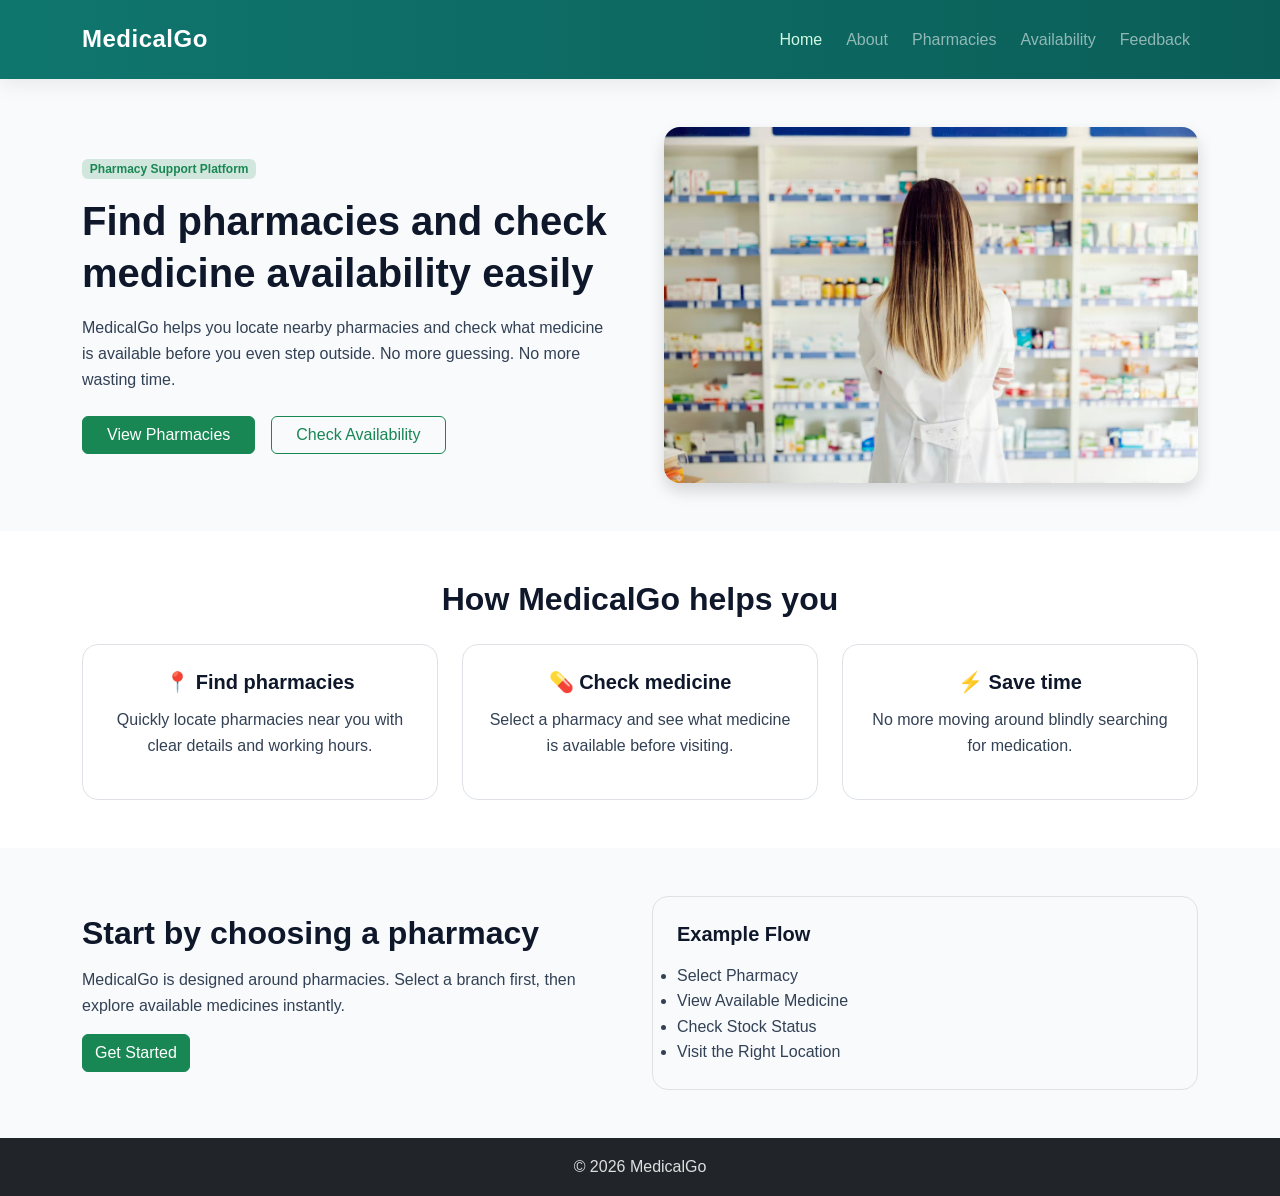
<file: index.html>
<!DOCTYPE html>
<html lang="en">
<head>
  <meta charset="UTF-8" />
  <meta name="viewport" content="width=device-width, initial-scale=1.0" />
  <title>MedicalGo | Home</title>

  <!-- Bootstrap CSS -->
  <link href="https://cdn.jsdelivr.net/npm/bootstrap@5.3.3/dist/css/bootstrap.min.css" rel="stylesheet"/>

  <!-- Custom CSS -->
  <link rel="stylesheet" href="css/styles.css" />
</head>

<body>

<header>
  <nav class="navbar navbar-expand-lg navbar-dark">
    <div class="container">
      <a class="navbar-brand fw-bold" href="index.html">MedicalGo</a>

      <button class="navbar-toggler" type="button" data-bs-toggle="collapse" data-bs-target="#mainNav">
        <span class="navbar-toggler-icon"></span>
      </button>

      <div class="collapse navbar-collapse" id="mainNav">
        <ul class="navbar-nav ms-auto">
          <li class="nav-item"><a class="nav-link active" href="index.html">Home</a></li>
          <li class="nav-item"><a class="nav-link" href="about.html">About</a></li>
          <li class="nav-item"><a class="nav-link" href="pharmacies.html">Pharmacies</a></li>
          <li class="nav-item"><a class="nav-link" href="availability.html">Availability</a></li>
          <li class="nav-item"><a class="nav-link" href="feedback.html">Feedback</a></li>
        </ul>
      </div>
    </div>
  </nav>
</header>

<main>

  <!-- 🔥 NEW HERO (split layout) -->
  <section class="py-5">
    <div class="container">
      <div class="row align-items-center g-5">

        <!-- Text -->
        <div class="col-lg-6">
          <span class="badge bg-success-subtle text-success mb-3">
            Pharmacy Support Platform
          </span>

          <h1 class="fw-bold mb-3">
            Find pharmacies and check medicine availability easily
          </h1>

          <p class="mb-4">
            MedicalGo helps you locate nearby pharmacies and check what medicine is available
            before you even step outside. No more guessing. No more wasting time.
          </p>

          <div class="d-flex gap-3 flex-wrap">
            <a href="pharmacies.html" class="btn btn-success px-4">View Pharmacies</a>
            <a href="availability.html" class="btn btn-outline-success px-4">Check Availability</a>
          </div>
        </div>

        <!-- Image -->
        <div class="col-lg-6 text-center">
          <img src="images/hero-pharmacy.jpg" class="img-fluid rounded-4 shadow" alt="Pharmacy">
        </div>

      </div>
    </div>
  </section>

  <!-- 🔥 FEATURES -->
  <section class="py-5 bg-white">
    <div class="container text-center">
      <h2 class="mb-4">How MedicalGo helps you</h2>

      <div class="row g-4">

        <div class="col-md-4">
          <div class="p-4 border rounded-4 h-100">
            <h5>📍 Find pharmacies</h5>
            <p>Quickly locate pharmacies near you with clear details and working hours.</p>
          </div>
        </div>

        <div class="col-md-4">
          <div class="p-4 border rounded-4 h-100">
            <h5>💊 Check medicine</h5>
            <p>Select a pharmacy and see what medicine is available before visiting.</p>
          </div>
        </div>

        <div class="col-md-4">
          <div class="p-4 border rounded-4 h-100">
            <h5>⚡ Save time</h5>
            <p>No more moving around blindly searching for medication.</p>
          </div>
        </div>

      </div>
    </div>
  </section>

  <!-- 🔥 QUICK ACTION SECTION -->
  <section class="py-5">
    <div class="container">
      <div class="row g-4 align-items-center">

        <div class="col-lg-6">
          <h2 class="fw-bold">Start by choosing a pharmacy</h2>
          <p>
            MedicalGo is designed around pharmacies. Select a branch first, then explore
            available medicines instantly.
          </p>
          <a href="availability.html" class="btn btn-success">Get Started</a>
        </div>

        <div class="col-lg-6">
          <div class="p-4 border rounded-4">
            <h5 class="mb-3">Example Flow</h5>
            <ul class="mb-0">
              <li>Select Pharmacy</li>
              <li>View Available Medicine</li>
              <li>Check Stock Status</li>
              <li>Visit the Right Location</li>
            </ul>
          </div>
        </div>

      </div>
    </div>
  </section>

</main>

<footer class="text-center py-3 bg-dark text-white">
  <p class="mb-0">&copy; 2026 MedicalGo</p>
</footer>

<script src="https://cdn.jsdelivr.net/npm/bootstrap@5.3.3/dist/js/bootstrap.bundle.min.js"></script>
<script src="js/script.js"></script>

</body>
</html>
</file>
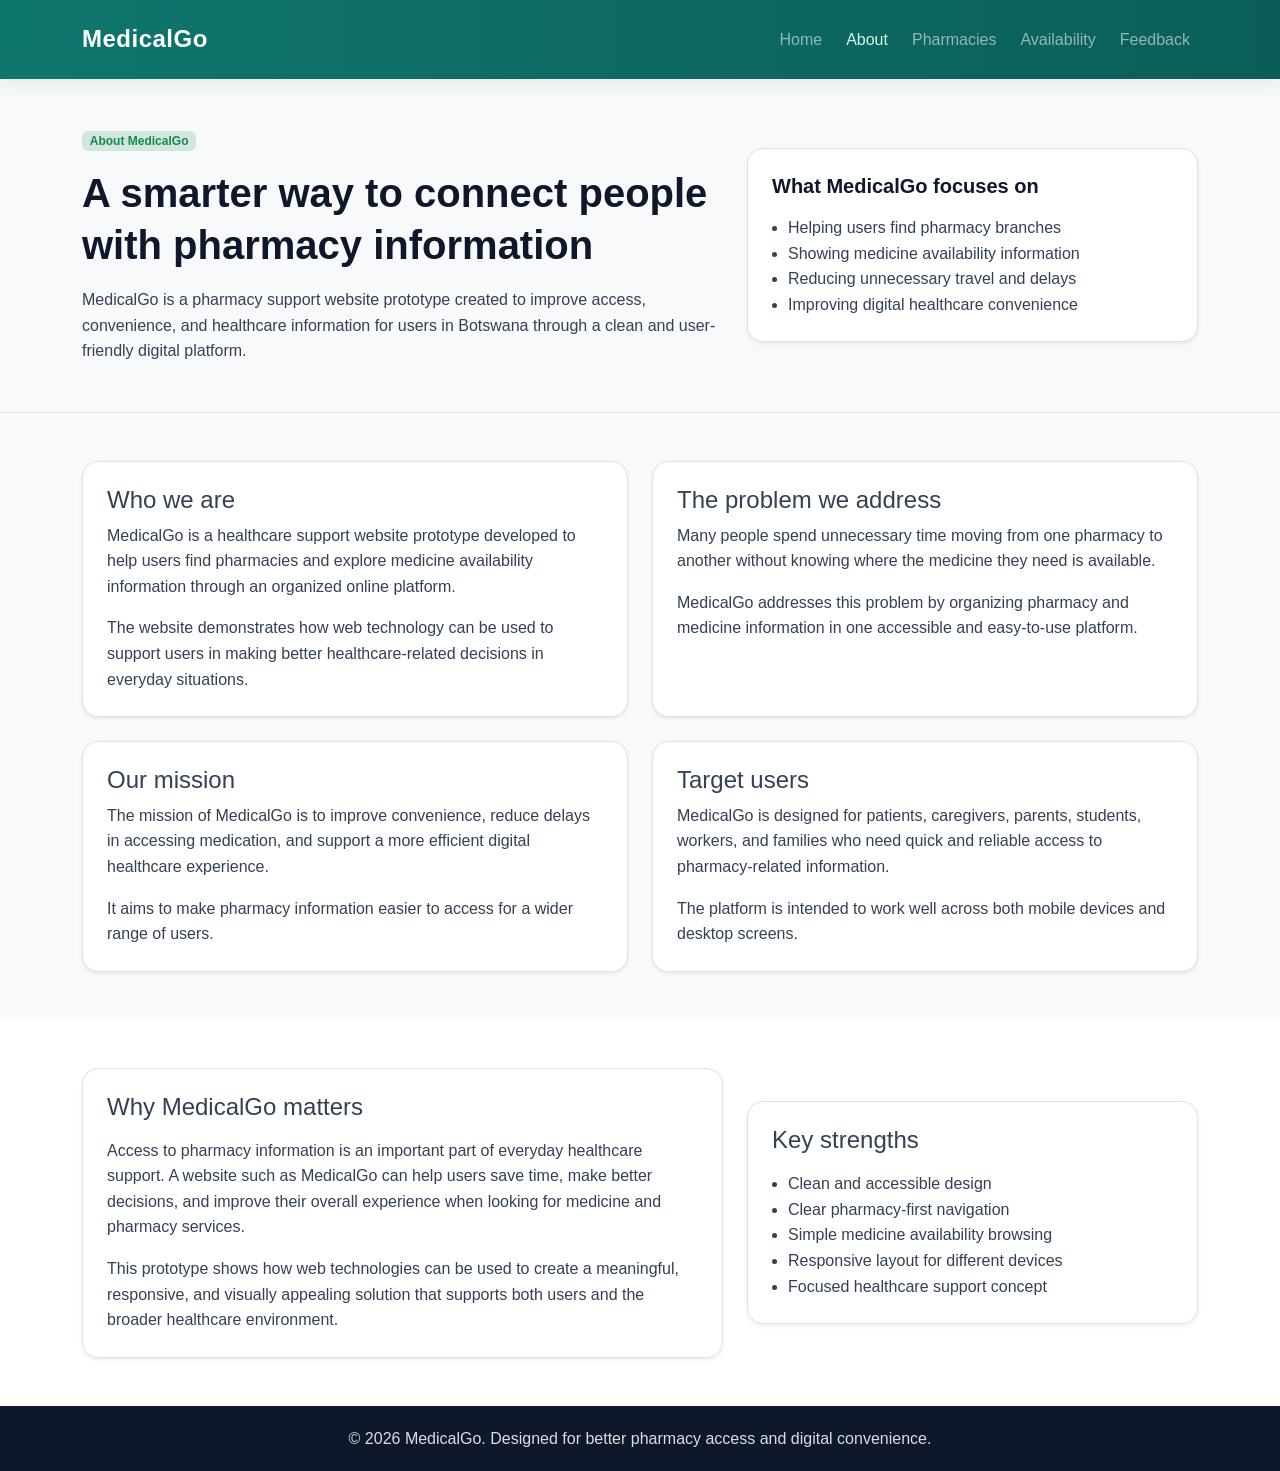
<file: about.html>
<!DOCTYPE html>
<html lang="en">
<head>
  <meta charset="UTF-8" />
  <meta name="viewport" content="width=device-width, initial-scale=1.0" />
  <title>MedicalGo | About</title>

  <!-- Bootstrap CSS -->
  <link
    href="https://cdn.jsdelivr.net/npm/bootstrap@5.3.3/dist/css/bootstrap.min.css"
    rel="stylesheet"
  />

  <!-- Custom CSS -->
  <link rel="stylesheet" href="css/styles.css" />
</head>
<body>

  <header>
    <nav class="navbar navbar-expand-lg navbar-dark">
      <div class="container">
        <a class="navbar-brand fw-bold" href="index.html">MedicalGo</a>

        <button
          class="navbar-toggler"
          type="button"
          data-bs-toggle="collapse"
          data-bs-target="#mainNav"
          aria-controls="mainNav"
          aria-expanded="false"
          aria-label="Toggle navigation"
        >
          <span class="navbar-toggler-icon"></span>
        </button>

        <div class="collapse navbar-collapse" id="mainNav">
          <ul class="navbar-nav ms-auto">
            <li class="nav-item"><a class="nav-link" href="index.html">Home</a></li>
            <li class="nav-item"><a class="nav-link active" href="about.html">About</a></li>
            <li class="nav-item"><a class="nav-link" href="pharmacies.html">Pharmacies</a></li>
            <li class="nav-item"><a class="nav-link" href="availability.html">Availability</a></li>
            <li class="nav-item"><a class="nav-link" href="feedback.html">Feedback</a></li>
          </ul>
        </div>
      </div>
    </nav>
  </header>

  <main>
    <section class="py-5 bg-light border-bottom">
      <div class="container">
        <div class="row align-items-center g-4">
          <div class="col-lg-7">
            <span class="badge bg-success-subtle text-success mb-3">About MedicalGo</span>
            <h1 class="fw-bold mb-3">A smarter way to connect people with pharmacy information</h1>
            <p class="mb-0">
              MedicalGo is a pharmacy support website prototype created to improve access,
              convenience, and healthcare information for users in Botswana through a clean
              and user-friendly digital platform.
            </p>
          </div>

          <div class="col-lg-5">
            <div class="p-4 bg-white border rounded-4 shadow-sm">
              <h5 class="mb-3">What MedicalGo focuses on</h5>
              <ul class="mb-0 ps-3">
                <li>Helping users find pharmacy branches</li>
                <li>Showing medicine availability information</li>
                <li>Reducing unnecessary travel and delays</li>
                <li>Improving digital healthcare convenience</li>
              </ul>
            </div>
          </div>
        </div>
      </div>
    </section>

    <section class="py-5">
      <div class="container">
        <div class="row g-4">

          <div class="col-lg-6">
            <div class="p-4 border rounded-4 h-100 bg-white shadow-sm">
              <h2 class="h4">Who we are</h2>
              <p>
                MedicalGo is a healthcare support website prototype developed to help users
                find pharmacies and explore medicine availability information through an
                organized online platform.
              </p>
              <p class="mb-0">
                The website demonstrates how web technology can be used to support users
                in making better healthcare-related decisions in everyday situations.
              </p>
            </div>
          </div>

          <div class="col-lg-6">
            <div class="p-4 border rounded-4 h-100 bg-white shadow-sm">
              <h2 class="h4">The problem we address</h2>
              <p>
                Many people spend unnecessary time moving from one pharmacy to another
                without knowing where the medicine they need is available.
              </p>
              <p class="mb-0">
                MedicalGo addresses this problem by organizing pharmacy and medicine
                information in one accessible and easy-to-use platform.
              </p>
            </div>
          </div>

          <div class="col-lg-6">
            <div class="p-4 border rounded-4 h-100 bg-white shadow-sm">
              <h2 class="h4">Our mission</h2>
              <p>
                The mission of MedicalGo is to improve convenience, reduce delays in
                accessing medication, and support a more efficient digital healthcare experience.
              </p>
              <p class="mb-0">
                It aims to make pharmacy information easier to access for a wider range of users.
              </p>
            </div>
          </div>

          <div class="col-lg-6">
            <div class="p-4 border rounded-4 h-100 bg-white shadow-sm">
              <h2 class="h4">Target users</h2>
              <p>
                MedicalGo is designed for patients, caregivers, parents, students, workers,
                and families who need quick and reliable access to pharmacy-related information.
              </p>
              <p class="mb-0">
                The platform is intended to work well across both mobile devices and desktop screens.
              </p>
            </div>
          </div>

        </div>
      </div>
    </section>

    <section class="py-5 bg-white">
      <div class="container">
        <div class="row g-4 align-items-center">
          <div class="col-lg-7">
            <div class="p-4 border rounded-4 h-100 shadow-sm">
              <h2 class="h4 mb-3">Why MedicalGo matters</h2>
              <p>
                Access to pharmacy information is an important part of everyday healthcare support.
                A website such as MedicalGo can help users save time, make better decisions,
                and improve their overall experience when looking for medicine and pharmacy services.
              </p>
              <p class="mb-0">
                This prototype shows how web technologies can be used to create a meaningful,
                responsive, and visually appealing solution that supports both users and the
                broader healthcare environment.
              </p>
            </div>
          </div>

          <div class="col-lg-5">
            <div class="p-4 border rounded-4 h-100 shadow-sm">
              <h2 class="h4 mb-3">Key strengths</h2>
              <ul class="mb-0 ps-3">
                <li>Clean and accessible design</li>
                <li>Clear pharmacy-first navigation</li>
                <li>Simple medicine availability browsing</li>
                <li>Responsive layout for different devices</li>
                <li>Focused healthcare support concept</li>
              </ul>
            </div>
          </div>
        </div>
      </div>
    </section>
  </main>

  <footer>
    <div class="container text-center">
      <p>&copy; 2026 MedicalGo. Designed for better pharmacy access and digital convenience.</p>
    </div>
  </footer>

  <!-- Bootstrap JS -->
  <script src="https://cdn.jsdelivr.net/npm/bootstrap@5.3.3/dist/js/bootstrap.bundle.min.js"></script>

  <!-- Custom JS -->
  <script src="js/script.js"></script>
</body>
</html>
</file>
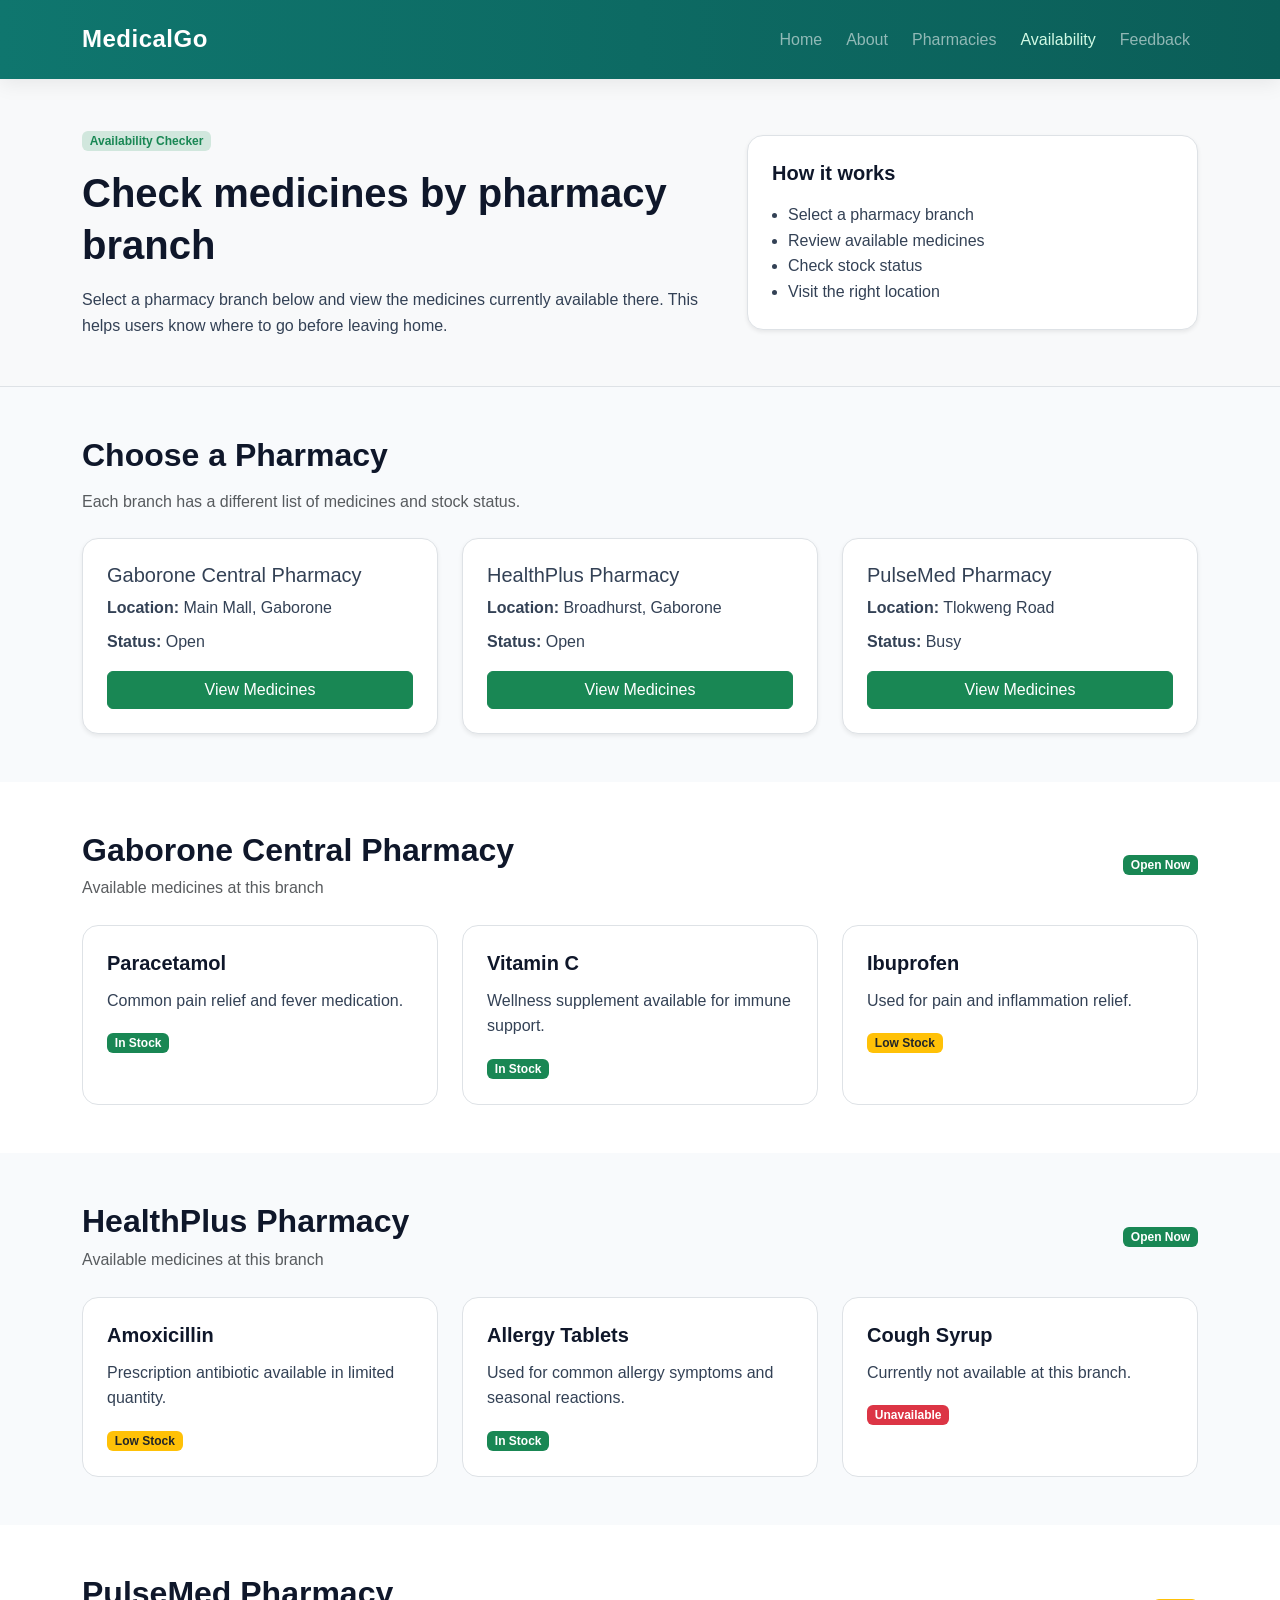
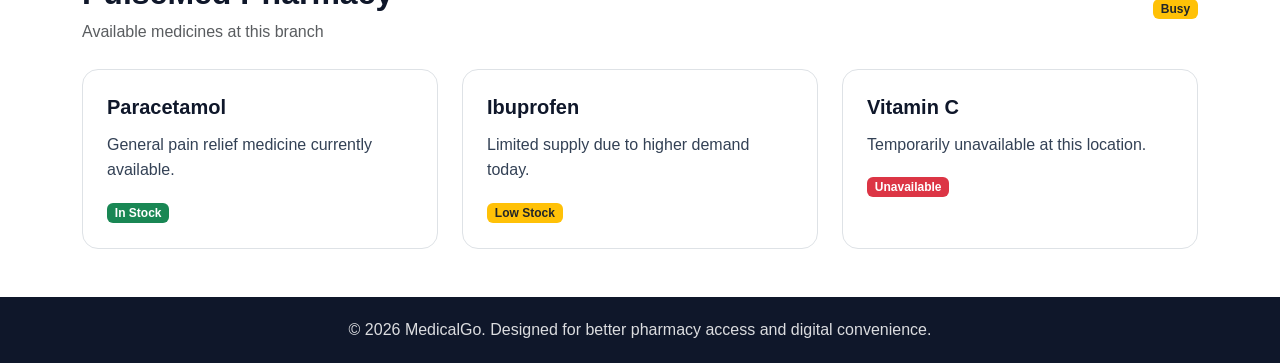
<file: availability.html>
<!DOCTYPE html>
<html lang="en">
<head>
  <meta charset="UTF-8" />
  <meta name="viewport" content="width=device-width, initial-scale=1.0" />
  <title>MedicalGo | Availability</title>

  <!-- Bootstrap CSS -->
  <link
    href="https://cdn.jsdelivr.net/npm/bootstrap@5.3.3/dist/css/bootstrap.min.css"
    rel="stylesheet"
  />

  <!-- Custom CSS -->
  <link rel="stylesheet" href="css/styles.css" />
</head>
<body>

  <header>
    <nav class="navbar navbar-expand-lg navbar-dark">
      <div class="container">
        <a class="navbar-brand fw-bold" href="index.html">MedicalGo</a>

        <button
          class="navbar-toggler"
          type="button"
          data-bs-toggle="collapse"
          data-bs-target="#mainNav"
          aria-controls="mainNav"
          aria-expanded="false"
          aria-label="Toggle navigation"
        >
          <span class="navbar-toggler-icon"></span>
        </button>

        <div class="collapse navbar-collapse" id="mainNav">
          <ul class="navbar-nav ms-auto">
            <li class="nav-item"><a class="nav-link" href="index.html">Home</a></li>
            <li class="nav-item"><a class="nav-link" href="about.html">About</a></li>
            <li class="nav-item"><a class="nav-link" href="pharmacies.html">Pharmacies</a></li>
            <li class="nav-item"><a class="nav-link active" href="availability.html">Availability</a></li>
            <li class="nav-item"><a class="nav-link" href="feedback.html">Feedback</a></li>
          </ul>
        </div>
      </div>
    </nav>
  </header>

  <main>
    <section class="py-5 bg-light border-bottom">
      <div class="container">
        <div class="row align-items-center g-4">
          <div class="col-lg-7">
            <span class="badge bg-success-subtle text-success mb-3">Availability Checker</span>
            <h1 class="fw-bold mb-3">Check medicines by pharmacy branch</h1>
            <p class="mb-0">
              Select a pharmacy branch below and view the medicines currently available there.
              This helps users know where to go before leaving home.
            </p>
          </div>

          <div class="col-lg-5">
            <div class="p-4 bg-white border rounded-4 shadow-sm">
              <h5 class="mb-3">How it works</h5>
              <ul class="mb-0 ps-3">
                <li>Select a pharmacy branch</li>
                <li>Review available medicines</li>
                <li>Check stock status</li>
                <li>Visit the right location</li>
              </ul>
            </div>
          </div>
        </div>
      </div>
    </section>

    <section class="py-5">
      <div class="container">
        <div class="mb-4">
          <h2 class="fw-bold">Choose a Pharmacy</h2>
          <p class="text-muted">
            Each branch has a different list of medicines and stock status.
          </p>
        </div>

        <div class="row g-4">
          <div class="col-md-4">
            <div class="p-4 border rounded-4 h-100 bg-white shadow-sm">
              <h4 class="h5">Gaborone Central Pharmacy</h4>
              <p class="mb-2"><strong>Location:</strong> Main Mall, Gaborone</p>
              <p class="mb-3"><strong>Status:</strong> Open</p>
              <a href="#gaborone-central" class="btn btn-success w-100">View Medicines</a>
            </div>
          </div>

          <div class="col-md-4">
            <div class="p-4 border rounded-4 h-100 bg-white shadow-sm">
              <h4 class="h5">HealthPlus Pharmacy</h4>
              <p class="mb-2"><strong>Location:</strong> Broadhurst, Gaborone</p>
              <p class="mb-3"><strong>Status:</strong> Open</p>
              <a href="#healthplus" class="btn btn-success w-100">View Medicines</a>
            </div>
          </div>

          <div class="col-md-4">
            <div class="p-4 border rounded-4 h-100 bg-white shadow-sm">
              <h4 class="h5">PulseMed Pharmacy</h4>
              <p class="mb-2"><strong>Location:</strong> Tlokweng Road</p>
              <p class="mb-3"><strong>Status:</strong> Busy</p>
              <a href="#pulsemed" class="btn btn-success w-100">View Medicines</a>
            </div>
          </div>
        </div>
      </div>
    </section>

    <section class="py-5 bg-white" id="gaborone-central">
      <div class="container">
        <div class="d-flex justify-content-between align-items-center flex-wrap gap-2 mb-4">
          <div>
            <h2 class="fw-bold mb-1">Gaborone Central Pharmacy</h2>
            <p class="text-muted mb-0">Available medicines at this branch</p>
          </div>
          <span class="badge bg-success">Open Now</span>
        </div>

        <div class="row g-4">
          <div class="col-md-4">
            <div class="p-4 border rounded-4 h-100">
              <h5>Paracetamol</h5>
              <p>Common pain relief and fever medication.</p>
              <span class="badge bg-success">In Stock</span>
            </div>
          </div>

          <div class="col-md-4">
            <div class="p-4 border rounded-4 h-100">
              <h5>Vitamin C</h5>
              <p>Wellness supplement available for immune support.</p>
              <span class="badge bg-success">In Stock</span>
            </div>
          </div>

          <div class="col-md-4">
            <div class="p-4 border rounded-4 h-100">
              <h5>Ibuprofen</h5>
              <p>Used for pain and inflammation relief.</p>
              <span class="badge bg-warning text-dark">Low Stock</span>
            </div>
          </div>
        </div>
      </div>
    </section>

    <section class="py-5" id="healthplus">
      <div class="container">
        <div class="d-flex justify-content-between align-items-center flex-wrap gap-2 mb-4">
          <div>
            <h2 class="fw-bold mb-1">HealthPlus Pharmacy</h2>
            <p class="text-muted mb-0">Available medicines at this branch</p>
          </div>
          <span class="badge bg-success">Open Now</span>
        </div>

        <div class="row g-4">
          <div class="col-md-4">
            <div class="p-4 border rounded-4 h-100 bg-white">
              <h5>Amoxicillin</h5>
              <p>Prescription antibiotic available in limited quantity.</p>
              <span class="badge bg-warning text-dark">Low Stock</span>
            </div>
          </div>

          <div class="col-md-4">
            <div class="p-4 border rounded-4 h-100 bg-white">
              <h5>Allergy Tablets</h5>
              <p>Used for common allergy symptoms and seasonal reactions.</p>
              <span class="badge bg-success">In Stock</span>
            </div>
          </div>

          <div class="col-md-4">
            <div class="p-4 border rounded-4 h-100 bg-white">
              <h5>Cough Syrup</h5>
              <p>Currently not available at this branch.</p>
              <span class="badge bg-danger">Unavailable</span>
            </div>
          </div>
        </div>
      </div>
    </section>

    <section class="py-5 bg-white" id="pulsemed">
      <div class="container">
        <div class="d-flex justify-content-between align-items-center flex-wrap gap-2 mb-4">
          <div>
            <h2 class="fw-bold mb-1">PulseMed Pharmacy</h2>
            <p class="text-muted mb-0">Available medicines at this branch</p>
          </div>
          <span class="badge bg-warning text-dark">Busy</span>
        </div>

        <div class="row g-4">
          <div class="col-md-4">
            <div class="p-4 border rounded-4 h-100">
              <h5>Paracetamol</h5>
              <p>General pain relief medicine currently available.</p>
              <span class="badge bg-success">In Stock</span>
            </div>
          </div>

          <div class="col-md-4">
            <div class="p-4 border rounded-4 h-100">
              <h5>Ibuprofen</h5>
              <p>Limited supply due to higher demand today.</p>
              <span class="badge bg-warning text-dark">Low Stock</span>
            </div>
          </div>

          <div class="col-md-4">
            <div class="p-4 border rounded-4 h-100">
              <h5>Vitamin C</h5>
              <p>Temporarily unavailable at this location.</p>
              <span class="badge bg-danger">Unavailable</span>
            </div>
          </div>
        </div>
      </div>
    </section>
  </main>

  <footer>
    <div class="container text-center">
      <p>&copy; 2026 MedicalGo. Designed for better pharmacy access and digital convenience.</p>
    </div>
  </footer>

  <!-- Bootstrap JS -->
  <script src="https://cdn.jsdelivr.net/npm/bootstrap@5.3.3/dist/js/bootstrap.bundle.min.js"></script>

  <!-- Custom JS -->
  <script src="js/script.js"></script>
</body>
</html>
</file>
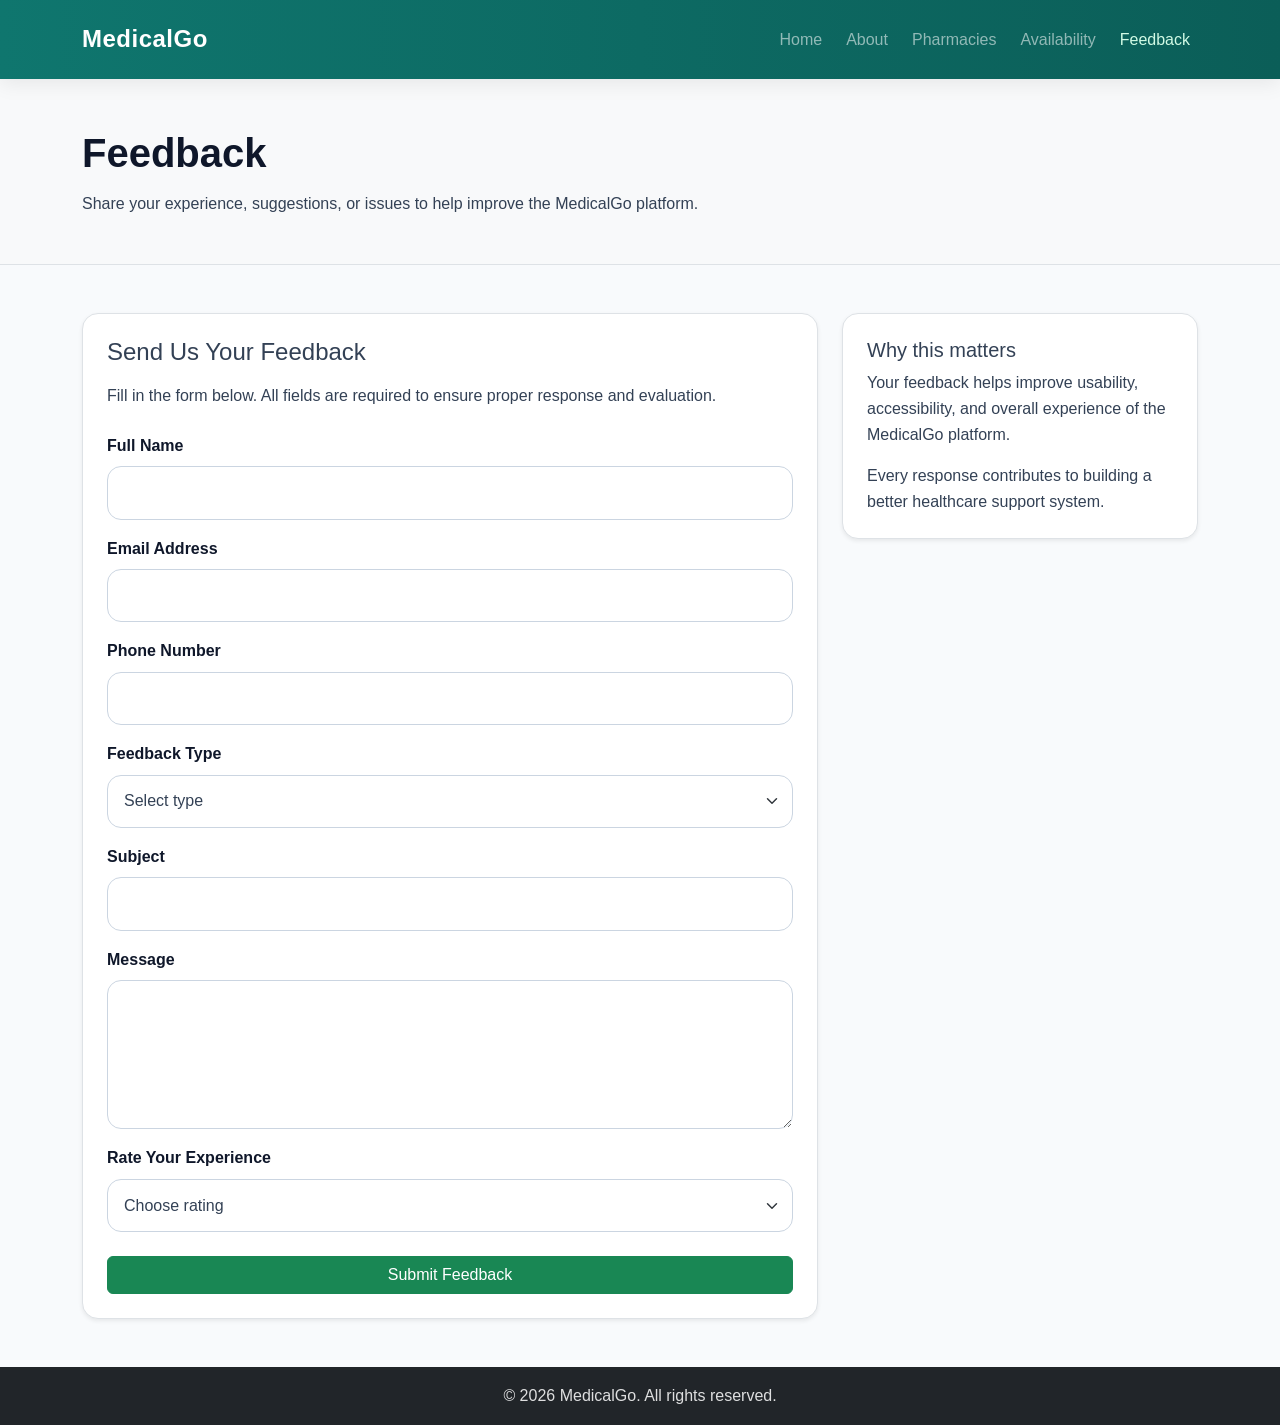
<file: feedback.html>
<!DOCTYPE html>
<html lang="en">
<head>
  <meta charset="UTF-8" />
  <meta name="viewport" content="width=device-width, initial-scale=1.0"/>
  <title>MedicalGo | Feedback</title>

  <!-- Bootstrap CSS -->
  <link
    href="https://cdn.jsdelivr.net/npm/bootstrap@5.3.3/dist/css/bootstrap.min.css"
    rel="stylesheet"
  />

  <!-- Custom CSS -->
  <link rel="stylesheet" href="css/styles.css" />
</head>

<body>

<header>
  <nav class="navbar navbar-expand-lg navbar-dark">
    <div class="container">
      <a class="navbar-brand fw-bold" href="index.html">MedicalGo</a>

      <button
        class="navbar-toggler"
        type="button"
        data-bs-toggle="collapse"
        data-bs-target="#mainNav"
      >
        <span class="navbar-toggler-icon"></span>
      </button>

      <div class="collapse navbar-collapse" id="mainNav">
        <ul class="navbar-nav ms-auto">
          <li class="nav-item"><a class="nav-link" href="index.html">Home</a></li>
          <li class="nav-item"><a class="nav-link" href="about.html">About</a></li>
          <li class="nav-item"><a class="nav-link" href="pharmacies.html">Pharmacies</a></li>
          <li class="nav-item"><a class="nav-link" href="availability.html">Availability</a></li>
          <li class="nav-item"><a class="nav-link active" href="feedback.html">Feedback</a></li>
        </ul>
      </div>
    </div>
  </nav>
</header>

<main>

  <!-- Banner -->
  <section class="py-5 bg-light border-bottom">
    <div class="container">
      <h1 class="fw-bold">Feedback</h1>
      <p class="mb-0">
        Share your experience, suggestions, or issues to help improve the MedicalGo platform.
      </p>
    </div>
  </section>

  <!-- Form Section -->
  <section class="py-5">
    <div class="container">
      <div class="row justify-content-center g-4">

        <!-- Form -->
        <div class="col-lg-8">
          <div class="p-4 border rounded-4 bg-white shadow-sm">
            <h2 class="h4 mb-3">Send Us Your Feedback</h2>
            <p class="mb-4">
              Fill in the form below. All fields are required to ensure proper response and evaluation.
            </p>

            <form>
              <div class="mb-3">
                <label class="form-label">Full Name</label>
                <input type="text" class="form-control" required>
              </div>

              <div class="mb-3">
                <label class="form-label">Email Address</label>
                <input type="email" class="form-control" required>
              </div>

              <div class="mb-3">
                <label class="form-label">Phone Number</label>
                <input type="tel" class="form-control" required>
              </div>

              <div class="mb-3">
                <label class="form-label">Feedback Type</label>
                <select class="form-select" required>
                  <option value="">Select type</option>
                  <option>Suggestion</option>
                  <option>Complaint</option>
                  <option>Compliment</option>
                  <option>Technical Issue</option>
                </select>
              </div>

              <div class="mb-3">
                <label class="form-label">Subject</label>
                <input type="text" class="form-control" required>
              </div>

              <div class="mb-3">
                <label class="form-label">Message</label>
                <textarea class="form-control" rows="5" required></textarea>
              </div>

              <div class="mb-4">
                <label class="form-label">Rate Your Experience</label>
                <select class="form-select" required>
                  <option value="">Choose rating</option>
                  <option>Excellent</option>
                  <option>Very Good</option>
                  <option>Good</option>
                  <option>Fair</option>
                  <option>Poor</option>
                </select>
              </div>

              <button type="submit" class="btn btn-success w-100">
                Submit Feedback
              </button>
            </form>
          </div>
        </div>

        <!-- Side Info -->
        <div class="col-lg-4">
          <div class="p-4 border rounded-4 bg-white shadow-sm">
            <h3 class="h5">Why this matters</h3>
            <p>
              Your feedback helps improve usability, accessibility, and overall
              experience of the MedicalGo platform.
            </p>
            <p class="mb-0">
              Every response contributes to building a better healthcare support system.
            </p>
          </div>
        </div>

      </div>
    </div>
  </section>

</main>

<footer class="bg-dark text-white text-center py-3">
  <p class="mb-0">&copy; 2026 MedicalGo. All rights reserved.</p>
</footer>

<!-- Bootstrap JS -->
<script src="https://cdn.jsdelivr.net/npm/bootstrap@5.3.3/dist/js/bootstrap.bundle.min.js"></script>

<!-- Custom JS -->
<script src="js/script.js"></script>

</body>
</html>
</file>
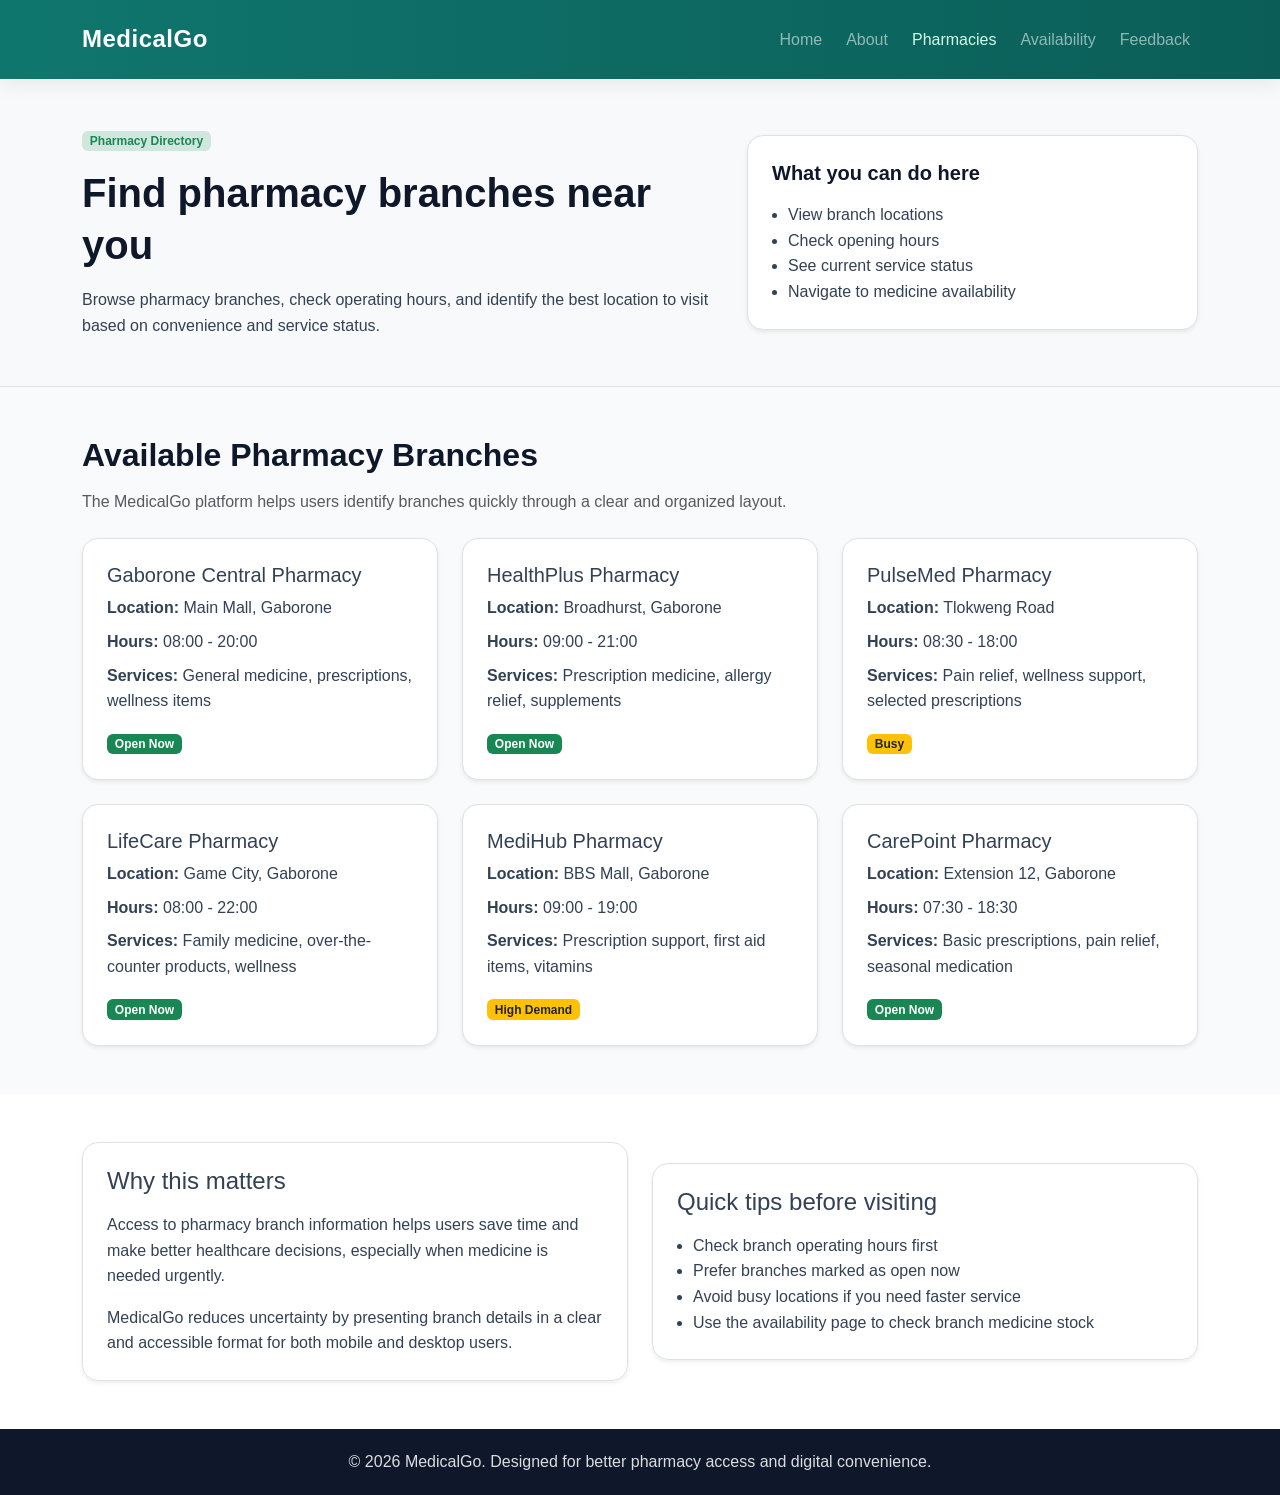
<file: pharmacies.html>
<!DOCTYPE html>
<html lang="en">
<head>
  <meta charset="UTF-8" />
  <meta name="viewport" content="width=device-width, initial-scale=1.0" />
  <title>MedicalGo | Pharmacies</title>

  <!-- Bootstrap CSS -->
  <link
    href="https://cdn.jsdelivr.net/npm/bootstrap@5.3.3/dist/css/bootstrap.min.css"
    rel="stylesheet"
  />

  <!-- Custom CSS -->
  <link rel="stylesheet" href="css/styles.css" />
</head>
<body>

  <header>
    <nav class="navbar navbar-expand-lg navbar-dark">
      <div class="container">
        <a class="navbar-brand fw-bold" href="index.html">MedicalGo</a>

        <button
          class="navbar-toggler"
          type="button"
          data-bs-toggle="collapse"
          data-bs-target="#mainNav"
          aria-controls="mainNav"
          aria-expanded="false"
          aria-label="Toggle navigation"
        >
          <span class="navbar-toggler-icon"></span>
        </button>

        <div class="collapse navbar-collapse" id="mainNav">
          <ul class="navbar-nav ms-auto">
            <li class="nav-item"><a class="nav-link" href="index.html">Home</a></li>
            <li class="nav-item"><a class="nav-link" href="about.html">About</a></li>
            <li class="nav-item"><a class="nav-link active" href="pharmacies.html">Pharmacies</a></li>
            <li class="nav-item"><a class="nav-link" href="availability.html">Availability</a></li>
            <li class="nav-item"><a class="nav-link" href="feedback.html">Feedback</a></li>
          </ul>
        </div>
      </div>
    </nav>
  </header>

  <main>
    <section class="py-5 bg-light border-bottom">
      <div class="container">
        <div class="row align-items-center g-4">
          <div class="col-lg-7">
            <span class="badge bg-success-subtle text-success mb-3">Pharmacy Directory</span>
            <h1 class="fw-bold mb-3">Find pharmacy branches near you</h1>
            <p class="mb-0">
              Browse pharmacy branches, check operating hours, and identify the
              best location to visit based on convenience and service status.
            </p>
          </div>

          <div class="col-lg-5">
            <div class="p-4 bg-white border rounded-4 shadow-sm">
              <h5 class="mb-3">What you can do here</h5>
              <ul class="mb-0 ps-3">
                <li>View branch locations</li>
                <li>Check opening hours</li>
                <li>See current service status</li>
                <li>Navigate to medicine availability</li>
              </ul>
            </div>
          </div>
        </div>
      </div>
    </section>

    <section class="py-5">
      <div class="container">
        <div class="mb-4">
          <h2 class="fw-bold">Available Pharmacy Branches</h2>
          <p class="text-muted">
            The MedicalGo platform helps users identify branches quickly through
            a clear and organized layout.
          </p>
        </div>

        <div class="row g-4">
          <div class="col-md-4">
            <div class="p-4 border rounded-4 h-100 bg-white shadow-sm">
              <h4 class="h5">Gaborone Central Pharmacy</h4>
              <p class="mb-2"><strong>Location:</strong> Main Mall, Gaborone</p>
              <p class="mb-2"><strong>Hours:</strong> 08:00 - 20:00</p>
              <p class="mb-3"><strong>Services:</strong> General medicine, prescriptions, wellness items</p>
              <span class="badge bg-success">Open Now</span>
            </div>
          </div>

          <div class="col-md-4">
            <div class="p-4 border rounded-4 h-100 bg-white shadow-sm">
              <h4 class="h5">HealthPlus Pharmacy</h4>
              <p class="mb-2"><strong>Location:</strong> Broadhurst, Gaborone</p>
              <p class="mb-2"><strong>Hours:</strong> 09:00 - 21:00</p>
              <p class="mb-3"><strong>Services:</strong> Prescription medicine, allergy relief, supplements</p>
              <span class="badge bg-success">Open Now</span>
            </div>
          </div>

          <div class="col-md-4">
            <div class="p-4 border rounded-4 h-100 bg-white shadow-sm">
              <h4 class="h5">PulseMed Pharmacy</h4>
              <p class="mb-2"><strong>Location:</strong> Tlokweng Road</p>
              <p class="mb-2"><strong>Hours:</strong> 08:30 - 18:00</p>
              <p class="mb-3"><strong>Services:</strong> Pain relief, wellness support, selected prescriptions</p>
              <span class="badge bg-warning text-dark">Busy</span>
            </div>
          </div>

          <div class="col-md-4">
            <div class="p-4 border rounded-4 h-100 bg-white shadow-sm">
              <h4 class="h5">LifeCare Pharmacy</h4>
              <p class="mb-2"><strong>Location:</strong> Game City, Gaborone</p>
              <p class="mb-2"><strong>Hours:</strong> 08:00 - 22:00</p>
              <p class="mb-3"><strong>Services:</strong> Family medicine, over-the-counter products, wellness</p>
              <span class="badge bg-success">Open Now</span>
            </div>
          </div>

          <div class="col-md-4">
            <div class="p-4 border rounded-4 h-100 bg-white shadow-sm">
              <h4 class="h5">MediHub Pharmacy</h4>
              <p class="mb-2"><strong>Location:</strong> BBS Mall, Gaborone</p>
              <p class="mb-2"><strong>Hours:</strong> 09:00 - 19:00</p>
              <p class="mb-3"><strong>Services:</strong> Prescription support, first aid items, vitamins</p>
              <span class="badge bg-warning text-dark">High Demand</span>
            </div>
          </div>

          <div class="col-md-4">
            <div class="p-4 border rounded-4 h-100 bg-white shadow-sm">
              <h4 class="h5">CarePoint Pharmacy</h4>
              <p class="mb-2"><strong>Location:</strong> Extension 12, Gaborone</p>
              <p class="mb-2"><strong>Hours:</strong> 07:30 - 18:30</p>
              <p class="mb-3"><strong>Services:</strong> Basic prescriptions, pain relief, seasonal medication</p>
              <span class="badge bg-success">Open Now</span>
            </div>
          </div>
        </div>
      </div>
    </section>

    <section class="py-5 bg-white">
      <div class="container">
        <div class="row g-4 align-items-center">
          <div class="col-lg-6">
            <div class="p-4 border rounded-4 h-100 shadow-sm">
              <h2 class="h4 mb-3">Why this matters</h2>
              <p>
                Access to pharmacy branch information helps users save time and
                make better healthcare decisions, especially when medicine is needed urgently.
              </p>
              <p class="mb-0">
                MedicalGo reduces uncertainty by presenting branch details in a
                clear and accessible format for both mobile and desktop users.
              </p>
            </div>
          </div>

          <div class="col-lg-6">
            <div class="p-4 border rounded-4 h-100 shadow-sm">
              <h2 class="h4 mb-3">Quick tips before visiting</h2>
              <ul class="mb-0 ps-3">
                <li>Check branch operating hours first</li>
                <li>Prefer branches marked as open now</li>
                <li>Avoid busy locations if you need faster service</li>
                <li>Use the availability page to check branch medicine stock</li>
              </ul>
            </div>
          </div>
        </div>
      </div>
    </section>
  </main>

  <footer>
    <div class="container text-center">
      <p>&copy; 2026 MedicalGo. Designed for better pharmacy access and digital convenience.</p>
    </div>
  </footer>

  <!-- Bootstrap JS -->
  <script src="https://cdn.jsdelivr.net/npm/bootstrap@5.3.3/dist/js/bootstrap.bundle.min.js"></script>

  <!-- Custom JS -->
  <script src="js/script.js"></script>
</body>
</html>
</file>
<file: css/styles.css>
:root {
  --primary: #0f766e;
  --primary-dark: #0b5e58;
  --secondary: #ecfdf5;
  --accent: #14b8a6;
  --warning: #f59e0b;
  --danger: #dc2626;
  --dark: #0f172a;
  --text: #334155;
  --text-light: #64748b;
  --white: #ffffff;
  --light-bg: #f8fafc;
  --border: #e2e8f0;
  --shadow-sm: 0 10px 30px rgba(15, 23, 42, 0.05);
  --shadow-md: 0 18px 35px rgba(15, 23, 42, 0.10);
  --radius-lg: 20px;
  --radius-xl: 24px;
  --transition: 0.3s ease;
}

* {
  margin: 0;
  padding: 0;
  box-sizing: border-box;
}

html {
  scroll-behavior: smooth;
}

body {
  font-family: Arial, sans-serif;
  background: var(--light-bg);
  color: var(--text);
  line-height: 1.6;
}

img {
  max-width: 100%;
  display: block;
}

h1,
h2,
h3,
h4,
h5,
h6 {
  color: var(--dark);
  font-weight: 700;
  line-height: 1.3;
  margin-bottom: 0.75rem;
}

p {
  margin-bottom: 1rem;
}

a {
  text-decoration: none;
  transition: var(--transition);
}

ul {
  padding-left: 0;
}

.navbar {
  background: linear-gradient(90deg, var(--primary), var(--primary-dark)) !important;
  padding: 0.95rem 0;
  box-shadow: 0 4px 20px rgba(0, 0, 0, 0.08);
}

.navbar-brand {
  font-size: 1.5rem;
  letter-spacing: 0.5px;
}

.navbar-nav .nav-link {
  font-weight: 500;
  margin-left: 0.5rem;
  transition: var(--transition);
}

.nav-link:hover,
.nav-link.active {
  color: #d1fae5 !important;
}

.hero-section {
  background:
    linear-gradient(rgba(15, 118, 110, 0.82), rgba(11, 94, 88, 0.82)),
    url("../images/hero-pharmacy.jpg") center/cover no-repeat;
  color: var(--white);
  min-height: 85vh;
  display: flex;
  align-items: center;
  padding: 4rem 0;
}

.hero-section h1 {
  color: var(--white);
  font-size: 3rem;
  line-height: 1.2;
  max-width: 760px;
}

.hero-section p {
  font-size: 1.1rem;
  max-width: 680px;
  color: rgba(255, 255, 255, 0.92);
}

.btn-medical {
  background-color: var(--white);
  color: var(--primary);
  border-radius: 999px;
  padding: 0.85rem 1.6rem;
  font-weight: 700;
  border: none;
  display: inline-block;
  transition: var(--transition);
  box-shadow: 0 8px 20px rgba(0, 0, 0, 0.08);
}

.btn-medical:hover {
  background-color: #d1fae5;
  color: var(--primary-dark);
  transform: translateY(-2px);
}

.btn-outline-medical {
  border: 2px solid var(--white);
  color: var(--white);
  border-radius: 999px;
  padding: 0.85rem 1.6rem;
  font-weight: 700;
  display: inline-block;
  transition: var(--transition);
}

.btn-outline-medical:hover {
  background: var(--white);
  color: var(--primary);
  transform: translateY(-2px);
}

.section-padding {
  padding: 5rem 0;
}

.section-title {
  text-align: center;
  margin-bottom: 2.5rem;
}

.section-title h2 {
  margin-bottom: 0.75rem;
}

.section-title p {
  max-width: 700px;
  margin: 0.75rem auto 0;
  color: var(--text-light);
}

.feature-card,
.info-card {
  background: var(--white);
  border: 1px solid var(--border);
  border-radius: var(--radius-lg);
  padding: 2rem;
  height: 100%;
  box-shadow: var(--shadow-sm);
  transition: transform var(--transition), box-shadow var(--transition);
}

.feature-card:hover,
.info-card:hover {
  transform: translateY(-6px);
  box-shadow: var(--shadow-md);
}

.card-icon {
  width: 60px;
  height: 60px;
  background: var(--secondary);
  color: var(--primary);
  border-radius: 50%;
  display: grid;
  place-items: center;
  font-size: 1.4rem;
  font-weight: 700;
  margin-bottom: 1rem;
}

.status-badge {
  display: inline-block;
  padding: 0.45rem 0.95rem;
  border-radius: 999px;
  font-size: 0.85rem;
  font-weight: 700;
  margin-top: 0.5rem;
}

.status-open,
.status-instock {
  background: #dcfce7;
  color: #166534;
}

.status-busy,
.status-low {
  background: #fef3c7;
  color: #92400e;
}

.status-unavailable {
  background: #fee2e2;
  color: #991b1b;
}

.page-banner {
  background: linear-gradient(90deg, #ccfbf1, #f0fdfa);
  padding: 4rem 0 3rem;
  border-bottom: 1px solid var(--border);
}

.page-banner h1 {
  margin-bottom: 0.75rem;
}

.page-banner p {
  max-width: 760px;
  color: var(--text);
  margin-bottom: 0;
}

.form-wrapper {
  background: var(--white);
  border-radius: var(--radius-xl);
  padding: 2rem;
  box-shadow: 0 15px 35px rgba(15, 23, 42, 0.06);
  border: 1px solid var(--border);
}

.form-label {
  font-weight: 600;
  color: var(--dark);
}

.form-control,
.form-select {
  border-radius: 14px;
  padding: 0.85rem 1rem;
  border: 1px solid #cbd5e1;
  color: var(--text);
}

.form-control::placeholder {
  color: #94a3b8;
}

.form-control:focus,
.form-select:focus {
  border-color: var(--accent);
  box-shadow: 0 0 0 0.15rem rgba(20, 184, 166, 0.15);
}

.submit-btn {
  background: var(--primary);
  color: var(--white);
  border: none;
  border-radius: 999px;
  padding: 0.9rem 1.6rem;
  font-weight: 700;
  display: inline-block;
  transition: var(--transition);
}

.submit-btn:hover {
  background: var(--primary-dark);
  transform: translateY(-2px);
}

.bg-white {
  background-color: var(--white) !important;
}

footer {
  background: var(--dark);
  color: var(--white);
  padding: 1.25rem 0;
  margin-top: 0;
}

footer p {
  margin: 0;
  color: rgba(255, 255, 255, 0.85);
}

@media (max-width: 991px) {
  .hero-section {
    min-height: auto;
    padding: 5rem 0;
  }

  .hero-section h1 {
    font-size: 2.3rem;
  }

  .navbar-nav .nav-link {
    margin-left: 0;
    margin-top: 0.4rem;
  }
}

@media (max-width: 576px) {
  .hero-section h1 {
    font-size: 2rem;
  }

  .section-padding {
    padding: 3.5rem 0;
  }

  .feature-card,
  .info-card,
  .form-wrapper {
    padding: 1.5rem;
  }

  .btn-medical,
  .btn-outline-medical,
  .submit-btn {
    width: 100%;
    text-align: center;
    margin-bottom: 0.75rem;
  }

  .page-banner {
    padding: 3rem 0 2.25rem;
  }
}
</file>
